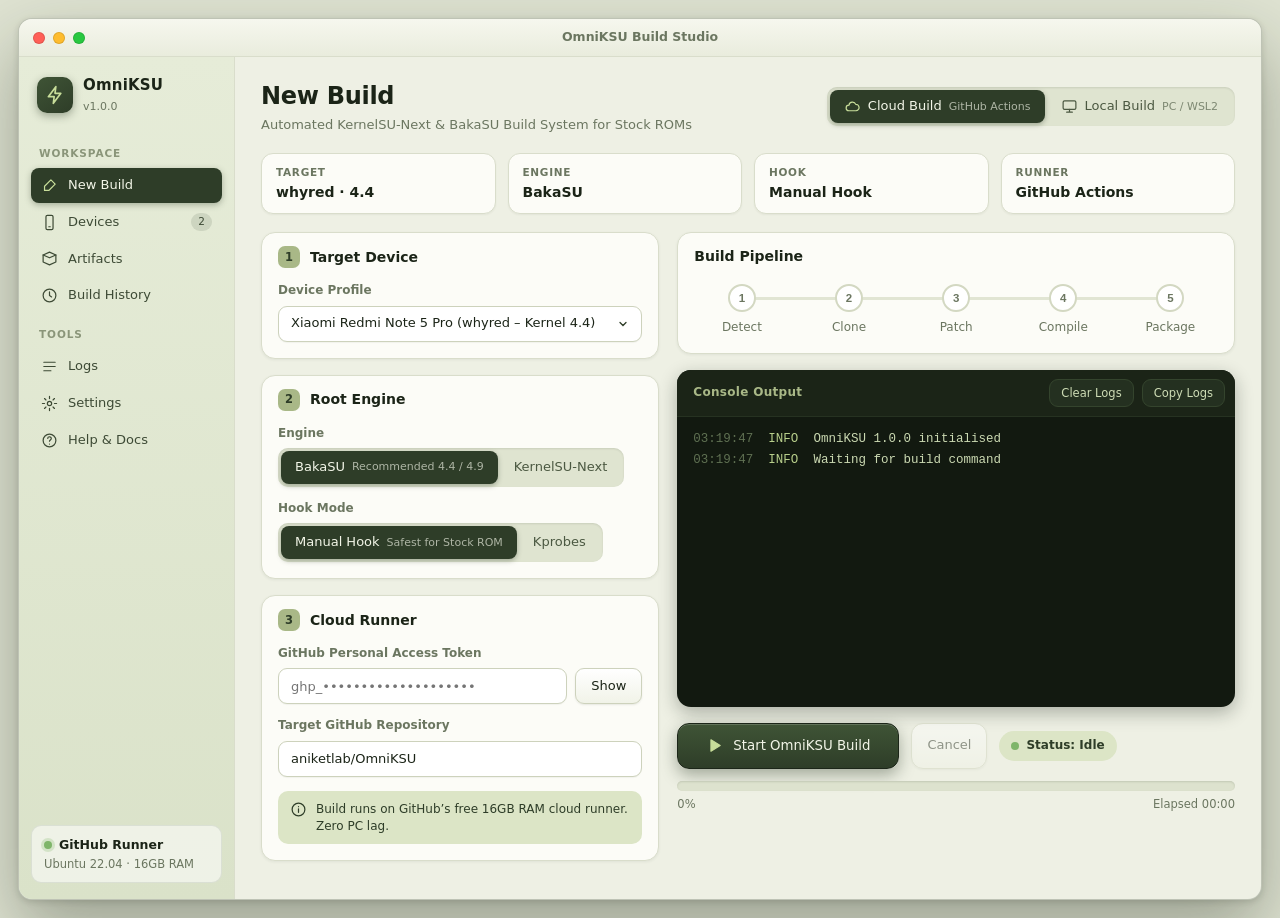
<file: Theme/OmniKSU – Design 3 (Olive macOS).html>
<!DOCTYPE html>
<html lang="en">
<head>
<meta charset="utf-8">
<meta name="viewport" content="width=device-width, initial-scale=1, viewport-fit=cover">
<title>OmniKSU – Build Studio</title>
<style>
:root{--page:#dfe3d2;--bg:#EEF0E4;--card:#FCFCF7;--side:#E2E8D3;--sage:#A9B887;--sage-l:#DCE5C6;--lime:#C8DE9A;--olive:#2E3D28;--olive2:#3F5436;--tx:#1b2417;--mute:#6b7660;--bd:#D9DDCB;--field:#FFFFFF;--con:#121910;--ok:#3f8a3a;--err:#b3412f;--warn:#a7790f;
box-sizing:border-box;padding-top:env(safe-area-inset-top,0px);padding-bottom:env(safe-area-inset-bottom,0px)}
@media (prefers-color-scheme:dark){:root:not([data-theme="light"]){--page:#0f130c}}
:root[data-theme="dark"]{--page:#0f130c}
html{scroll-padding-top:env(safe-area-inset-top,0px)}
*{box-sizing:border-box}
body{margin:0;background:var(--page);font:13px/1.45 -apple-system,"SF Pro Text","Segoe UI Variable","Segoe UI",Inter,system-ui,sans-serif;color:var(--tx);padding:18px}
svg{width:17px;height:17px;stroke:currentColor;fill:none;stroke-width:1.7;stroke-linecap:round;stroke-linejoin:round;flex:none}
.win{max-width:1280px;margin:0 auto;background:var(--bg);border:1px solid rgba(46,61,40,.25);border-radius:14px;overflow:hidden;box-shadow:0 30px 70px rgba(25,35,20,.35),0 2px 6px rgba(25,35,20,.15)}
.tb{height:38px;display:flex;align-items:center;padding:0 14px;background:linear-gradient(#F6F7EE,#E9ECDD);border-bottom:1px solid var(--bd);position:relative}
.dots{display:flex;gap:8px}.dots i{width:12px;height:12px;border-radius:50%;box-shadow:inset 0 0 0 1px rgba(0,0,0,.12)}
.tb b{position:absolute;left:0;right:0;text-align:center;font-size:12.5px;font-weight:600;color:var(--mute);pointer-events:none}
.body{display:flex;min-height:690px}
.side{width:216px;background:linear-gradient(180deg,#E6ECD8,#DAE2C9);border-right:1px solid var(--bd);padding:16px 12px;display:flex;flex-direction:column;gap:2px}
.brand{display:flex;gap:10px;align-items:center;padding:2px 6px 16px}
.mark{width:36px;height:36px;border-radius:10px;background:linear-gradient(145deg,var(--olive2),var(--olive));color:var(--lime);display:grid;place-items:center;box-shadow:0 3px 8px rgba(46,61,40,.4)}.mark svg{width:20px;height:20px;stroke-width:2}
.brand b{display:block;font-size:15px;letter-spacing:.2px}.brand span{font-size:11px;color:var(--mute)}
.sl{font-size:10.5px;font-weight:700;letter-spacing:.9px;color:#8a9579;padding:12px 8px 5px}
.nav{display:flex;align-items:center;gap:10px;padding:8px 10px;border-radius:8px;color:#3d4a35;cursor:default;font-weight:500}
.nav:hover{background:rgba(46,61,40,.07)}.nav.on{background:var(--olive);color:#F3F6E8;box-shadow:0 2px 6px rgba(46,61,40,.35)}.nav.on svg{stroke:var(--lime)}
.nav em{margin-left:auto;font-style:normal;font-size:10.5px;background:rgba(46,61,40,.12);padding:1px 7px;border-radius:9px}
.sp{flex:1}
.stat{background:rgba(255,255,255,.55);border:1px solid rgba(46,61,40,.1);border-radius:10px;padding:10px 12px;font-size:11.5px;color:var(--mute)}.stat b{display:flex;gap:7px;align-items:center;color:var(--tx);font-size:12.5px;margin-bottom:2px}
.dot{width:8px;height:8px;border-radius:50%;background:#7fb56a;box-shadow:0 0 0 3px rgba(127,181,106,.25)}
.main{flex:1;min-width:0;padding:22px 26px}
header{display:flex;flex-wrap:wrap;gap:12px;justify-content:space-between;align-items:center;margin-bottom:18px}
h1{margin:0;font-size:24px;font-weight:700;letter-spacing:-.3px}.sub{color:var(--mute);margin-top:2px}
.seg{display:inline-flex;background:#DFE4D0;border-radius:10px;padding:3px;gap:2px;box-shadow:inset 0 1px 2px rgba(46,61,40,.12)}
.seg button{border:0;background:transparent;font:inherit;font-weight:500;color:#4b5841;padding:7px 14px;border-radius:8px;cursor:pointer;display:flex;gap:7px;align-items:center;transition:.15s}
.seg button.on{background:var(--olive);color:#F3F6E8;box-shadow:0 2px 5px rgba(46,61,40,.35)}.seg button.on svg{stroke:var(--lime)}
.seg small{opacity:.65;font-size:11px}
.kv{display:grid;grid-template-columns:repeat(4,1fr);gap:12px;margin-bottom:18px}
@media(max-width:620px){.kv{grid-template-columns:repeat(2,1fr)}}
.kv div{background:var(--card);border:1px solid var(--bd);border-radius:12px;padding:11px 14px;box-shadow:0 1px 2px rgba(46,61,40,.06)}
.kv span{display:block;font-size:10.5px;font-weight:600;letter-spacing:.7px;text-transform:uppercase;color:var(--mute)}.kv b{display:block;font-size:14px;margin-top:2px;white-space:nowrap;overflow:hidden;text-overflow:ellipsis}
.grid{display:grid;grid-template-columns:minmax(0,5fr) minmax(0,7fr);gap:18px}
@media(max-width:940px){.grid{grid-template-columns:1fr}.side{width:64px;padding:14px 8px}.side .nav span,.side .nav em,.side .sl,.side .brand div,.side .stat{display:none}.nav{justify-content:center}}
@media(max-width:640px){.side{display:none}}
.pn{background:var(--card);border:1px solid var(--bd);border-radius:14px;margin-bottom:16px;box-shadow:0 1px 3px rgba(46,61,40,.07)}
.ph{display:flex;align-items:center;gap:10px;padding:13px 16px 0;font-size:14px;font-weight:700}
.ph i{font-style:normal;width:22px;height:22px;border-radius:7px;background:var(--sage);color:var(--olive);display:grid;place-items:center;font-size:11.5px;font-weight:800}
.pb{padding:12px 16px 16px}
label{display:block;font-size:12px;font-weight:600;color:var(--mute);margin:13px 0 6px}.pb>label:first-child{margin-top:2px}
input[type=text],input[type=password],select{width:100%;height:36px;background:var(--field);border:1px solid #CDD2BC;border-radius:9px;padding:0 12px;font:inherit;color:var(--tx);outline:0;box-shadow:0 1px 1px rgba(46,61,40,.05)}
select{appearance:none;background-image:url("data:image/svg+xml,%3Csvg xmlns='http://www.w3.org/2000/svg' width='12' height='12' viewBox='0 0 24 24' fill='none' stroke='%232E3D28' stroke-width='2.6' stroke-linecap='round'%3E%3Cpath d='m6 9 6 6 6-6'/%3E%3C/svg%3E");background-repeat:no-repeat;background-position:right 12px center}
input:focus,select:focus{border-color:var(--olive);box-shadow:0 0 0 3px rgba(169,184,135,.55)}
.cust{max-height:0;overflow:hidden;opacity:0;transition:.3s}.cust.show{max-height:250px;opacity:1}
.row{display:flex;gap:8px}
.btn{height:36px;padding:0 15px;background:linear-gradient(#fff,#F1F3E8);border:1px solid #CDD2BC;border-radius:9px;font:inherit;font-weight:500;color:var(--tx);cursor:pointer;white-space:nowrap;display:inline-flex;align-items:center;gap:6px;box-shadow:0 1px 2px rgba(46,61,40,.1)}
.btn:hover{background:#fff;border-color:var(--sage)}.btn:active{transform:translateY(1px)}
.note{display:flex;gap:9px;margin-top:14px;padding:10px 12px;background:var(--sage-l);border-radius:10px;font-size:12px;color:var(--olive);line-height:1.4}
.pill{display:inline-flex;align-items:center;gap:8px;background:var(--sage-l);color:var(--olive);padding:6px 13px;border-radius:20px;font-size:12px;font-weight:600}
input[type=range]{width:100%;accent-color:var(--olive)}
.rng{display:flex;justify-content:space-between;font-size:11.5px;color:var(--mute)}.rng b{color:var(--olive)}
.hide{display:none}
.pipe{display:flex;padding:18px 10px 16px;overflow:auto}
.stg{flex:1;min-width:84px;text-align:center;position:relative;font-size:12px;color:var(--mute);font-weight:500}
.stg::before{content:"";position:absolute;top:13px;left:-50%;width:100%;height:3px;border-radius:2px;background:#E1E5D3}.stg:first-child::before{display:none}
.stg.done::before,.stg.act::before{background:var(--olive)}
.stg u{position:relative;z-index:1;display:grid;place-items:center;width:28px;height:28px;margin:0 auto 7px;border-radius:50%;background:var(--field);border:2px solid #D3D8C2;font:700 11.5px sans-serif;text-decoration:none}
.stg.done u{background:var(--olive);border-color:var(--olive);color:var(--lime)}
.stg.act u{border-color:var(--olive);color:var(--olive);box-shadow:0 0 0 4px rgba(169,184,135,.6)}.stg.act,.stg.done{color:var(--tx);font-weight:600}
.cons{background:var(--con);border-radius:14px;margin-bottom:16px;overflow:hidden;box-shadow:0 6px 18px rgba(18,25,16,.3)}
.ch{display:flex;justify-content:space-between;align-items:center;padding:9px 10px 9px 16px;background:#1b2417;color:#A9B887;font-size:12px;font-weight:600;letter-spacing:.3px;border-bottom:1px solid #263221}
.ch .btn{height:28px;font-size:11.5px;padding:0 11px;background:#243020;color:#cddbb4;border-color:#34442d;box-shadow:none}.ch .btn:hover{background:#2f4029}
#log{height:290px;overflow:auto;padding:12px 16px;font:12.5px/1.7 "SF Mono","Cascadia Mono",Menlo,Consolas,monospace;color:#cbd9b2;white-space:pre-wrap;word-break:break-word}
.ts{color:#5f7052}.t-INFO{color:#B9D08C}.t-PATCH{color:#e0cf8c}.t-BUILD{color:#8fc3d1}.t-PACK{color:#d3afd0}.t-OK{color:#8fe08a}.t-ERR{color:#f09a89}
.act{display:flex;flex-wrap:wrap;gap:12px;align-items:center}
.go{height:46px;padding:0 28px;border:1px solid #1c2619;border-radius:12px;background:linear-gradient(#3f5436,#2E3D28);color:#F3F6E8;font:600 14.5px inherit;font-family:inherit;cursor:pointer;display:inline-flex;align-items:center;gap:10px;box-shadow:0 6px 16px rgba(46,61,40,.4),inset 0 1px 0 rgba(255,255,255,.18)}
.go:hover{background:linear-gradient(#486140,#33442c)}.go:active{transform:translateY(1px)}.go:disabled{opacity:.5;cursor:not-allowed}.go svg{stroke:var(--lime);fill:var(--lime)}
.stop{height:46px;border-radius:12px}.stop:disabled{opacity:.45;cursor:not-allowed}
.chip{height:30px;display:inline-flex;align-items:center;gap:7px;padding:0 12px;border-radius:16px;background:var(--sage-l);color:var(--olive);font-size:12px;font-weight:600}
.chip i{width:8px;height:8px;border-radius:50%;background:#7fb56a}.chip.run i{background:#e0a52a}.chip.err{background:#f1d6cf;color:var(--err)}.chip.err i{background:var(--err)}
.bw{flex:1;min-width:220px}.bar{height:10px;background:#DDE2CE;border-radius:6px;overflow:hidden;box-shadow:inset 0 1px 2px rgba(46,61,40,.15)}.bar div{height:100%;width:0;border-radius:6px;background:linear-gradient(90deg,var(--sage),var(--olive2));transition:width .6s ease}
.bm{display:flex;justify-content:space-between;font-size:11.5px;color:var(--mute);margin-top:5px}
</style>
</head>
<body>
<div class="win">
 <div class="tb"><div class="dots"><i style="background:#FF5F57"></i><i style="background:#FEBC2E"></i><i style="background:#28C840"></i></div><b>OmniKSU Build Studio</b></div>
 <div class="body">
  <aside class="side">
   <div class="brand"><div class="mark"><svg viewBox="0 0 24 24"><path d="M13 2L4 14h7l-1 8 9-12h-7z"/></svg></div><div><b>OmniKSU</b><span>v1.0.0</span></div></div>
   <div class="sl">WORKSPACE</div>
   <div class="nav on"><svg viewBox="0 0 24 24"><path d="M14 4l6 6-9 9H5v-6z"/></svg><span>New Build</span></div>
   <div class="nav"><svg viewBox="0 0 24 24"><rect x="7" y="2" width="10" height="20" rx="2"/><path d="M11 18h2"/></svg><span>Devices</span><em>2</em></div>
   <div class="nav"><svg viewBox="0 0 24 24"><path d="M3 7l9-4 9 4-9 4z"/><path d="M3 7v10l9 4 9-4V7"/></svg><span>Artifacts</span></div>
   <div class="nav"><svg viewBox="0 0 24 24"><circle cx="12" cy="12" r="9"/><path d="M12 7v5l3 2"/></svg><span>Build History</span></div>
   <div class="sl">TOOLS</div>
   <div class="nav"><svg viewBox="0 0 24 24"><path d="M4 6h16M4 12h16M4 18h10"/></svg><span>Logs</span></div>
   <div class="nav"><svg viewBox="0 0 24 24"><circle cx="12" cy="12" r="3"/><path d="M12 2v3M12 19v3M2 12h3M19 12h3M5 5l2 2M17 17l2 2M19 5l-2 2M7 17l-2 2"/></svg><span>Settings</span></div>
   <div class="nav"><svg viewBox="0 0 24 24"><circle cx="12" cy="12" r="9"/><path d="M9.5 9a2.5 2.5 0 015 .5c0 1.5-2.5 2-2.5 3.5M12 17h.01"/></svg><span>Help &amp; Docs</span></div>
   <div class="sp"></div>
   <div class="stat"><b><span class="dot"></span><span id="sn">GitHub Runner</span></b><span id="sd">Ubuntu 22.04 · 16GB RAM</span></div>
  </aside>
  <main class="main">
   <header>
    <div><h1>New Build</h1><div class="sub">Automated KernelSU-Next &amp; BakaSU Build System for Stock ROMs</div></div>
    <div class="seg" id="mode">
     <button class="on" data-m="cloud"><svg viewBox="0 0 24 24"><path d="M7 18a4 4 0 010-8 5 5 0 019.6-1A4 4 0 0117 18z"/></svg>Cloud Build <small>GitHub Actions</small></button>
     <button data-m="local"><svg viewBox="0 0 24 24"><rect x="3" y="4" width="18" height="12" rx="2"/><path d="M8 20h8M12 16v4"/></svg>Local Build <small>PC / WSL2</small></button>
    </div>
   </header>
   <div class="kv"><div><span>Target</span><b id="k1">whyred · 4.4</b></div><div><span>Engine</span><b id="k2">BakaSU</b></div><div><span>Hook</span><b id="k3">Manual Hook</b></div><div><span>Runner</span><b id="k4">GitHub Actions</b></div></div>
   <div class="grid">
    <div>
     <section class="pn"><div class="ph"><i>1</i>Target Device</div><div class="pb">
      <label>Device Profile</label>
      <select id="dev"><option value="whyred">Xiaomi Redmi Note 5 Pro (whyred – Kernel 4.4)</option><option value="enchilada">OnePlus 6 (enchilada – Kernel 4.9)</option><option value="custom">Custom Device / Custom Kernel</option></select>
      <div class="cust" id="cust">
       <label>Kernel Git Repo URL</label><input type="text" placeholder="https://github.com/user/kernel_repo">
       <label>Branch Name</label><input type="text" placeholder="main">
       <label>Defconfig Name</label><input type="text" placeholder="device_defconfig">
      </div></div></section>
     <section class="pn"><div class="ph"><i>2</i>Root Engine</div><div class="pb">
      <label>Engine</label><div class="seg" id="eng"><button class="on">BakaSU <small>Recommended 4.4 / 4.9</small></button><button>KernelSU-Next</button></div>
      <label>Hook Mode</label><div class="seg" id="hook"><button class="on">Manual Hook <small>Safest for Stock ROM</small></button><button>Kprobes</button></div>
     </div></section>
     <section class="pn" id="cloud"><div class="ph"><i>3</i>Cloud Runner</div><div class="pb">
      <label>GitHub Personal Access Token</label>
      <div class="row"><input type="password" id="tok" placeholder="ghp_••••••••••••••••••••"><button class="btn" id="eye">Show</button></div>
      <label>Target GitHub Repository</label><input type="text" value="aniketlab/OmniKSU">
      <div class="note"><svg viewBox="0 0 24 24"><circle cx="12" cy="12" r="9"/><path d="M12 11v5M12 8h.01"/></svg>Build runs on GitHub’s free 16GB RAM cloud runner. Zero PC lag.</div>
     </div></section>
     <section class="pn hide" id="local"><div class="ph"><i>3</i>Local Environment</div><div class="pb">
      <span class="pill"><span class="dot"></span>WSL2 Detected: Ubuntu</span>
      <label>CPU Threads</label><input type="range" id="thr" min="4" max="16" value="16">
      <div class="rng"><span>4</span><b id="thv">16 threads (all cores)</b><span>16</span></div>
      <label>Output Directory</label>
      <div class="row"><input type="text" id="out" value="C:\OmniKSU\output"><button class="btn" id="brw">Browse…</button></div>
     </div></section>
    </div>
    <div>
     <section class="pn"><div class="ph">Build Pipeline</div>
      <div class="pipe" id="pipe"><div class="stg"><u>1</u>Detect</div><div class="stg"><u>2</u>Clone</div><div class="stg"><u>3</u>Patch</div><div class="stg"><u>4</u>Compile</div><div class="stg"><u>5</u>Package</div></div></section>
     <section class="cons"><div class="ch"><span>Console Output</span><span class="row"><button class="btn" id="clr">Clear Logs</button><button class="btn" id="cpy">Copy Logs</button></span></div><div id="log"></div></section>
     <div class="act">
      <button class="go" id="go"><svg viewBox="0 0 24 24"><path d="M7 4l13 8-13 8z"/></svg>Start OmniKSU Build</button>
      <button class="btn stop" id="stop" disabled>Cancel</button>
      <span class="chip" id="st"><i></i>Status: Idle</span>
      <div class="bw"><div class="bar"><div id="pb"></div></div><div class="bm"><span id="pc">0%</span><span id="el">Elapsed 00:00</span></div></div>
     </div>
    </div>
   </div>
  </main>
 </div>
</div>
<script>
const $=s=>document.querySelector(s),$$=s=>[...document.querySelectorAll(s)];
const logEl=$('#log');let timer=null,clock=null,plain=[],t0=0;
function log(tag,msg){const t=new Date().toLocaleTimeString('en-GB');plain.push(`[${t}] [${tag}] ${msg}`);
 const d=document.createElement('div');d.innerHTML=`<span class="ts">${t}</span>  <span class="t-${tag}">${tag.padEnd(5)}</span> ${msg}`;logEl.appendChild(d);logEl.scrollTop=logEl.scrollHeight}
function seg(id,cb){$$('#'+id+' button').forEach(b=>b.onclick=()=>{$$('#'+id+' button').forEach(x=>x.classList.remove('on'));b.classList.add('on');cb&&cb(b)})}
const first=id=>$('#'+id+' .on').childNodes[0].textContent.trim();
function sync(){const v=$('#dev').value;$('#k1').textContent=v==='custom'?'Custom kernel':v+' · '+(v==='enchilada'?'4.9':'4.4');$('#k2').textContent=first('eng');$('#k3').textContent=first('hook');
 const c=$('#mode .on').dataset.m==='cloud';$('#k4').textContent=c?'GitHub Actions':'Local · WSL2';$('#sn').textContent=c?'GitHub Runner':'WSL2 Ubuntu';$('#sd').textContent=c?'Ubuntu 22.04 · 16GB RAM':'Local PC · '+$('#thr').value+' threads'}
function on_mode_change(b){const c=b.dataset.m==='cloud';$('#cloud').classList.toggle('hide',!c);$('#local').classList.toggle('hide',c);sync();log('INFO','Build mode: '+(c?'Cloud (GitHub Actions)':'Local (WSL2)'))}
function on_device_select(){$('#cust').classList.toggle('show',$('#dev').value==='custom');sync();log('INFO','Device profile: '+$('#dev').selectedOptions[0].text)}
seg('mode',on_mode_change);seg('eng',sync);seg('hook',sync);$('#dev').onchange=on_device_select;
$$('.nav').forEach(n=>n.onclick=()=>{$$('.nav').forEach(x=>x.classList.remove('on'));n.classList.add('on')});
$('#eye').onclick=()=>{const t=$('#tok'),s=t.type==='password';t.type=s?'text':'password';$('#eye').textContent=s?'Hide':'Show'};
$('#thr').oninput=e=>{const v=e.target.value;$('#thv').textContent=v+' threads'+(v==16?' (all cores)':'');sync()};
$('#brw').onclick=()=>{$('#out').value='D:\\Builds\\OmniKSU';log('INFO','Output directory updated')};
$('#clr').onclick=()=>{logEl.innerHTML='';plain=[]};
$('#cpy').onclick=async()=>{try{await navigator.clipboard.writeText(plain.join('\n'));$('#cpy').textContent='Copied'}catch(e){$('#cpy').textContent='Copy failed'}setTimeout(()=>$('#cpy').textContent='Copy Logs',1400)};
function setSt(t,c){const s=$('#st');s.innerHTML='<i></i>Status: '+t;s.className='chip '+c}
function prog(p){$('#pb').style.width=p+'%';$('#pc').textContent=p+'%'}
function pipe(a,done){$$('#pipe .stg').forEach((s,i)=>{s.className='stg'+(done||i<a?' done':i===a?' act':'')});$$('#pipe .stg u').forEach((u,i)=>{u.textContent=(done||i<a)?'✓':i+1})}
function fmt(){const s=Math.floor((Date.now()-t0)/1000);return String(Math.floor(s/60)).padStart(2,'0')+':'+String(s%60).padStart(2,'0')}
function on_build_start(){
 const dev=$('#dev').value,k=dev==='enchilada'?'4.9':'4.4',eng=first('eng'),hook=first('hook'),name=dev==='custom'?'custom':dev;
 const S=[[0,'INFO',`Detecting device: ${name} (Kernel ${k})`],[1,'INFO','Cloning kernel source (depth=1)'],[1,'INFO','Toolchain ready: clang 17 / aarch64-gcc'],[2,'PATCH',`Integrating ${eng} into kernel tree`],[2,'PATCH',`Applying ${hook}: fs/exec.c, fs/open.c, fs/stat.c`],[2,'PATCH','CONFIG_KSU=y set in defconfig'],[3,'BUILD',`make -j${$('#thr').value} ${name}_defconfig`],[3,'BUILD','CC arch/arm64/kernel/'],[3,'BUILD','CC drivers/'],[3,'BUILD','LD vmlinux → Image.gz-dtb'],[4,'PACK','Packaging with AnyKernel3'],[4,'OK',`OmniKSU-${name}-${eng}.zip created`]];
 let i=0;t0=Date.now();$('#go').disabled=true;$('#stop').disabled=false;setSt('Building…','run');prog(0);log('INFO','Build started');pipe(0);
 clock=setInterval(()=>$('#el').textContent='Elapsed '+fmt(),1000);
 timer=setInterval(()=>{const s=S[i++];log(s[1],s[2]);pipe(s[0]);prog(Math.round(i/S.length*100));
  if(i>=S.length){clearInterval(timer);clearInterval(clock);pipe(0,true);setSt('Success','');$('#go').disabled=false;$('#stop').disabled=true}},750)}
function on_build_stop(){clearInterval(timer);clearInterval(clock);log('ERR','Build cancelled by user');setSt('Cancelled','err');$('#go').disabled=false;$('#stop').disabled=true}
$('#go').onclick=on_build_start;$('#stop').onclick=on_build_stop;
log('INFO','OmniKSU 1.0.0 initialised');log('INFO','Waiting for build command');
</script>
</body>
</html>
</file>
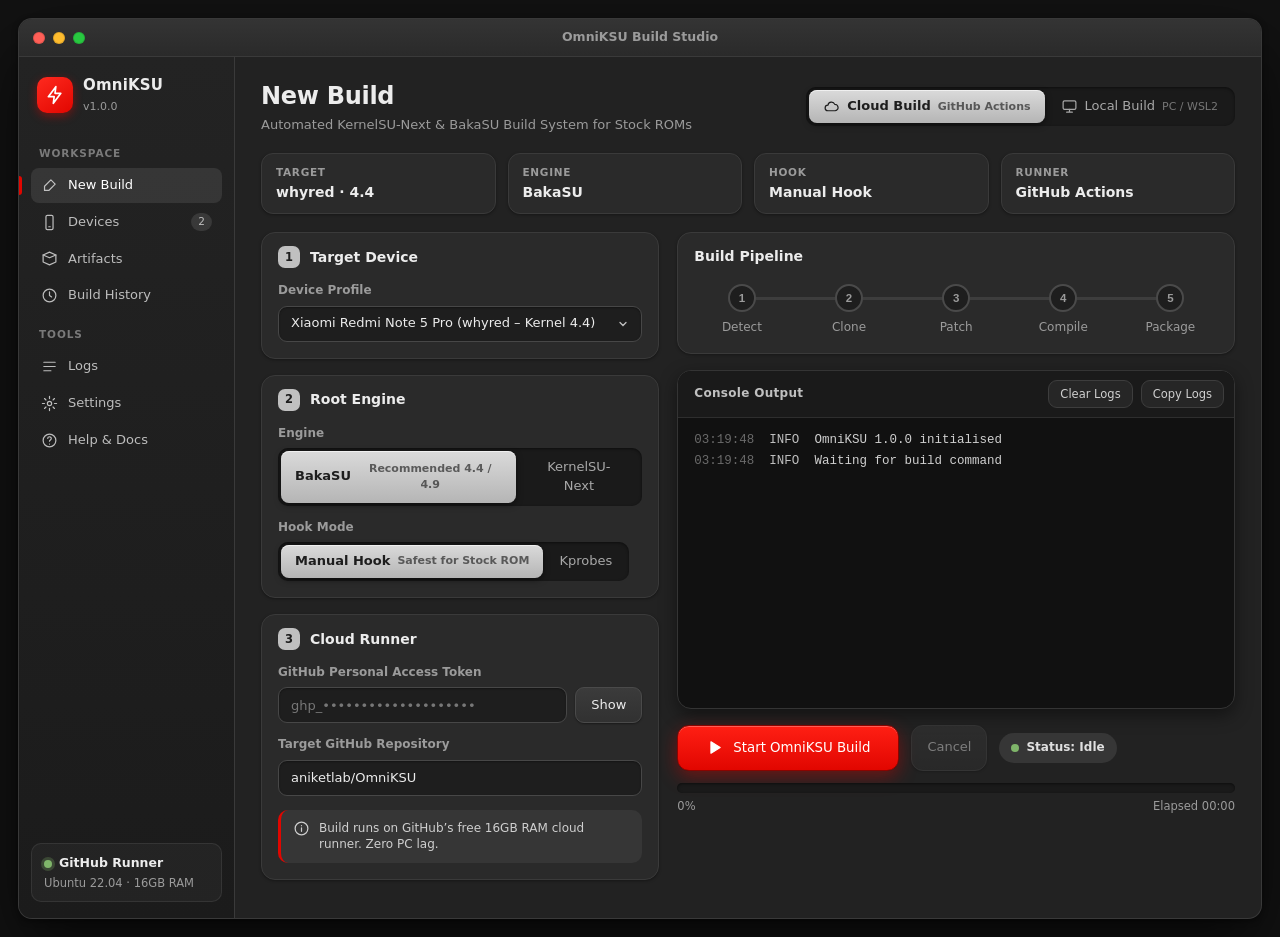
<file: Theme/OmniKSU – Design 4 (Charcoal + Red).html>
<!DOCTYPE html>
<html lang="en">
<head>
<meta charset="utf-8">
<meta name="viewport" content="width=device-width, initial-scale=1, viewport-fit=cover">
<title>OmniKSU – Build Studio</title>
<style>
:root{--page:#121212;--bg:#222222;--card:#2A2A2A;--side:#1c1c1c;--sage:#C0C0C0;--sage-l:#363636;--lime:#FFFFFF;--olive:#E10600;--olive2:#FF2A1F;--tx:#ECECEC;--mute:#9b9b9b;--bd:#3a3a3a;--field:#1e1e1e;--con:#111111;--ok:#4caf50;--err:#ff5a4d;--warn:#e0a52a;--red:#E10600;--sil:#C0C0C0;
box-sizing:border-box;padding-top:env(safe-area-inset-top,0px);padding-bottom:env(safe-area-inset-bottom,0px)}
@media (prefers-color-scheme:dark){:root:not([data-theme="light"]){--page:#0b0b0b}}
:root[data-theme="dark"]{--page:#0b0b0b}
html{scroll-padding-top:env(safe-area-inset-top,0px)}
*{box-sizing:border-box}
body{margin:0;background:var(--page);font:13px/1.45 -apple-system,"SF Pro Text","Segoe UI Variable","Segoe UI",Inter,system-ui,sans-serif;color:var(--tx);padding:18px}
svg{width:17px;height:17px;stroke:currentColor;fill:none;stroke-width:1.7;stroke-linecap:round;stroke-linejoin:round;flex:none}
.win{max-width:1280px;margin:0 auto;background:var(--bg);border:1px solid rgba(255,255,255,.1);border-radius:14px;overflow:hidden;box-shadow:0 30px 70px rgba(0,0,0,.6),0 2px 6px rgba(0,0,0,.4)}
.tb{height:38px;display:flex;align-items:center;padding:0 14px;background:linear-gradient(#343434,#2a2a2a);border-bottom:1px solid var(--bd);position:relative}
.dots{display:flex;gap:8px}.dots i{width:12px;height:12px;border-radius:50%;box-shadow:inset 0 0 0 1px rgba(0,0,0,.12)}
.tb b{position:absolute;left:0;right:0;text-align:center;font-size:12.5px;font-weight:600;color:var(--mute);pointer-events:none}
.body{display:flex;min-height:690px}
.side{width:216px;background:linear-gradient(180deg,#232323,#1b1b1b);border-right:1px solid var(--bd);padding:16px 12px;display:flex;flex-direction:column;gap:2px}
.brand{display:flex;gap:10px;align-items:center;padding:2px 6px 16px}
.mark{width:36px;height:36px;border-radius:10px;background:linear-gradient(145deg,var(--olive2),var(--olive));color:var(--lime);display:grid;place-items:center;box-shadow:0 3px 10px rgba(225,6,0,.45)}.mark svg{width:20px;height:20px;stroke-width:2}
.brand b{display:block;font-size:15px;letter-spacing:.2px}.brand span{font-size:11px;color:var(--mute)}
.sl{font-size:10.5px;font-weight:700;letter-spacing:.9px;color:#7a7a7a;padding:12px 8px 5px}
.nav{display:flex;align-items:center;gap:10px;padding:8px 10px;border-radius:8px;color:#bdbdbd;position:relative;cursor:default;font-weight:500}
.nav:hover{background:rgba(255,255,255,.06)}.nav.on{background:rgba(255,255,255,.09);color:#fff}.nav.on::before{content:"";position:absolute;left:-12px;top:8px;bottom:8px;width:3px;border-radius:0 3px 3px 0;background:var(--red)}.nav.on svg{stroke:var(--sil)}
.nav em{margin-left:auto;font-style:normal;font-size:10.5px;background:rgba(255,255,255,.1);padding:1px 7px;border-radius:9px}
.sp{flex:1}
.stat{background:rgba(255,255,255,.04);border:1px solid rgba(255,255,255,.08);border-radius:10px;padding:10px 12px;font-size:11.5px;color:var(--mute)}.stat b{display:flex;gap:7px;align-items:center;color:var(--tx);font-size:12.5px;margin-bottom:2px}
.dot{width:8px;height:8px;border-radius:50%;background:#7fb56a;box-shadow:0 0 0 3px rgba(127,181,106,.25)}
.main{flex:1;min-width:0;padding:22px 26px}
header{display:flex;flex-wrap:wrap;gap:12px;justify-content:space-between;align-items:center;margin-bottom:18px}
h1{margin:0;font-size:24px;font-weight:700;letter-spacing:-.3px}.sub{color:var(--mute);margin-top:2px}
.seg{display:inline-flex;background:#1a1a1a;border-radius:10px;padding:3px;gap:2px;box-shadow:inset 0 1px 3px rgba(0,0,0,.5)}
.seg button{border:0;background:transparent;font:inherit;font-weight:500;color:#a8a8a8;padding:7px 14px;border-radius:8px;cursor:pointer;display:flex;gap:7px;align-items:center;transition:.15s}
.seg button.on{background:linear-gradient(#DADADA,#B5B5B5);color:#1d1d1d;font-weight:600;box-shadow:0 2px 6px rgba(0,0,0,.5),inset 0 1px 0 rgba(255,255,255,.6)}.seg button.on svg{stroke:#1d1d1d}
.seg small{opacity:.65;font-size:11px}
.kv{display:grid;grid-template-columns:repeat(4,1fr);gap:12px;margin-bottom:18px}
@media(max-width:620px){.kv{grid-template-columns:repeat(2,1fr)}}
.kv div{background:var(--card);border:1px solid var(--bd);border-radius:12px;padding:11px 14px;box-shadow:0 1px 3px rgba(0,0,0,.35)}
.kv span{display:block;font-size:10.5px;font-weight:600;letter-spacing:.7px;text-transform:uppercase;color:var(--mute)}.kv b{display:block;font-size:14px;margin-top:2px;white-space:nowrap;overflow:hidden;text-overflow:ellipsis}
.grid{display:grid;grid-template-columns:minmax(0,5fr) minmax(0,7fr);gap:18px}
@media(max-width:940px){.grid{grid-template-columns:1fr}.side{width:64px;padding:14px 8px}.side .nav span,.side .nav em,.side .sl,.side .brand div,.side .stat{display:none}.nav{justify-content:center}}
@media(max-width:640px){.side{display:none}}
.pn{background:var(--card);border:1px solid var(--bd);border-radius:14px;margin-bottom:16px;box-shadow:0 1px 3px rgba(0,0,0,.35)}
.ph{display:flex;align-items:center;gap:10px;padding:13px 16px 0;font-size:14px;font-weight:700}
.ph i{font-style:normal;width:22px;height:22px;border-radius:7px;background:var(--sil);color:#1d1d1d;display:grid;place-items:center;font-size:11.5px;font-weight:800}
.pb{padding:12px 16px 16px}
label{display:block;font-size:12px;font-weight:600;color:var(--mute);margin:13px 0 6px}.pb>label:first-child{margin-top:2px}
input[type=text],input[type=password],select{width:100%;height:36px;background:var(--field);border:1px solid #474747;border-radius:9px;padding:0 12px;font:inherit;color:var(--tx);outline:0;box-shadow:inset 0 1px 2px rgba(0,0,0,.35)}
select{appearance:none;background-image:url("data:image/svg+xml,%3Csvg xmlns='http://www.w3.org/2000/svg' width='12' height='12' viewBox='0 0 24 24' fill='none' stroke='%23C0C0C0' stroke-width='2.6' stroke-linecap='round'%3E%3Cpath d='m6 9 6 6 6-6'/%3E%3C/svg%3E");background-repeat:no-repeat;background-position:right 12px center}
input:focus,select:focus{border-color:var(--sil);box-shadow:0 0 0 3px rgba(192,192,192,.22)}
.cust{max-height:0;overflow:hidden;opacity:0;transition:.3s}.cust.show{max-height:250px;opacity:1}
.row{display:flex;gap:8px}
.btn{height:36px;padding:0 15px;background:linear-gradient(#3b3b3b,#313131);border:1px solid #4a4a4a;border-radius:9px;font:inherit;font-weight:500;color:var(--tx);cursor:pointer;white-space:nowrap;display:inline-flex;align-items:center;gap:6px;box-shadow:0 1px 2px rgba(0,0,0,.4)}
.btn:hover{background:#444;border-color:var(--sil)}.btn:active{transform:translateY(1px)}
.note{display:flex;gap:9px;margin-top:14px;padding:10px 12px;background:var(--sage-l);border-radius:10px;font-size:12px;color:#cfcfcf;line-height:1.4;border-left:3px solid var(--red)}
.pill{display:inline-flex;align-items:center;gap:8px;background:var(--sage-l);color:#e0e0e0;padding:6px 13px;border-radius:20px;font-size:12px;font-weight:600}
input[type=range]{width:100%;accent-color:var(--olive)}
.rng{display:flex;justify-content:space-between;font-size:11.5px;color:var(--mute)}.rng b{color:var(--sil)}
.hide{display:none}
.pipe{display:flex;padding:18px 10px 16px;overflow:auto}
.stg{flex:1;min-width:84px;text-align:center;position:relative;font-size:12px;color:var(--mute);font-weight:500}
.stg::before{content:"";position:absolute;top:13px;left:-50%;width:100%;height:3px;border-radius:2px;background:#3d3d3d}.stg:first-child::before{display:none}
.stg.done::before{background:var(--sil)}.stg.act::before{background:var(--red)}
.stg u{position:relative;z-index:1;display:grid;place-items:center;width:28px;height:28px;margin:0 auto 7px;border-radius:50%;background:var(--field);border:2px solid #4a4a4a;font:700 11.5px sans-serif;text-decoration:none}
.stg.done u{background:var(--sil);border-color:var(--sil);color:#1d1d1d}
.stg.act u{border-color:var(--red);color:#fff;background:var(--red);box-shadow:0 0 0 4px rgba(225,6,0,.28)}.stg.act,.stg.done{color:var(--tx);font-weight:600}
.cons{background:var(--con);border-radius:14px;margin-bottom:16px;overflow:hidden;border:1px solid #343434;box-shadow:0 6px 18px rgba(0,0,0,.45)}
.ch{display:flex;justify-content:space-between;align-items:center;padding:9px 10px 9px 16px;background:#1a1a1a;color:#C0C0C0;font-size:12px;font-weight:600;letter-spacing:.3px;border-bottom:1px solid #2e2e2e}
.ch .btn{height:28px;font-size:11.5px;padding:0 11px;background:#262626;color:#cfcfcf;border-color:#3d3d3d;box-shadow:none}.ch .btn:hover{background:#333}
#log{height:290px;overflow:auto;padding:12px 16px;font:12.5px/1.7 "SF Mono","Cascadia Mono",Menlo,Consolas,monospace;color:#d0d0d0;white-space:pre-wrap;word-break:break-word}
.ts{color:#6a6a6a}.t-INFO{color:#C0C0C0}.t-PATCH{color:#e0cf8c}.t-BUILD{color:#8fc3d1}.t-PACK{color:#d3afd0}.t-OK{color:#8fe08a}.t-ERR{color:#ff6b5f}
.act{display:flex;flex-wrap:wrap;gap:12px;align-items:center}
.go{height:46px;padding:0 28px;border:1px solid #8a0400;border-radius:12px;background:linear-gradient(#FF1F14,#E10600);color:#fff;font:600 14.5px inherit;font-family:inherit;cursor:pointer;display:inline-flex;align-items:center;gap:10px;box-shadow:0 6px 18px rgba(225,6,0,.4),inset 0 1px 0 rgba(255,255,255,.28)}
.go:hover{background:linear-gradient(#FF3326,#EE0A00)}.go:active{transform:translateY(1px)}.go:disabled{opacity:.5;cursor:not-allowed}.go svg{stroke:var(--lime);fill:var(--lime)}
.stop{height:46px;border-radius:12px}.stop:disabled{opacity:.45;cursor:not-allowed}
.chip{height:30px;display:inline-flex;align-items:center;gap:7px;padding:0 12px;border-radius:16px;background:var(--sage-l);color:#e0e0e0;font-size:12px;font-weight:600}
.chip i{width:8px;height:8px;border-radius:50%;background:#7fb56a}.chip.run i{background:#e0a52a}.chip.err{background:rgba(225,6,0,.18);color:#ff7a6f}.chip.err i{background:var(--err)}
.bw{flex:1;min-width:220px}.bar{height:10px;background:#1a1a1a;border-radius:6px;overflow:hidden;box-shadow:inset 0 1px 3px rgba(0,0,0,.5)}.bar div{height:100%;width:0;border-radius:6px;background:linear-gradient(90deg,#8d8d8d,#E0E0E0 70%,#E10600);transition:width .6s ease}
.bm{display:flex;justify-content:space-between;font-size:11.5px;color:var(--mute);margin-top:5px}
::placeholder{color:#777}input[type=range]{color-scheme:dark}
</style>
</head>
<body>
<div class="win">
 <div class="tb"><div class="dots"><i style="background:#FF5F57"></i><i style="background:#FEBC2E"></i><i style="background:#28C840"></i></div><b>OmniKSU Build Studio</b></div>
 <div class="body">
  <aside class="side">
   <div class="brand"><div class="mark"><svg viewBox="0 0 24 24"><path d="M13 2L4 14h7l-1 8 9-12h-7z"/></svg></div><div><b>OmniKSU</b><span>v1.0.0</span></div></div>
   <div class="sl">WORKSPACE</div>
   <div class="nav on"><svg viewBox="0 0 24 24"><path d="M14 4l6 6-9 9H5v-6z"/></svg><span>New Build</span></div>
   <div class="nav"><svg viewBox="0 0 24 24"><rect x="7" y="2" width="10" height="20" rx="2"/><path d="M11 18h2"/></svg><span>Devices</span><em>2</em></div>
   <div class="nav"><svg viewBox="0 0 24 24"><path d="M3 7l9-4 9 4-9 4z"/><path d="M3 7v10l9 4 9-4V7"/></svg><span>Artifacts</span></div>
   <div class="nav"><svg viewBox="0 0 24 24"><circle cx="12" cy="12" r="9"/><path d="M12 7v5l3 2"/></svg><span>Build History</span></div>
   <div class="sl">TOOLS</div>
   <div class="nav"><svg viewBox="0 0 24 24"><path d="M4 6h16M4 12h16M4 18h10"/></svg><span>Logs</span></div>
   <div class="nav"><svg viewBox="0 0 24 24"><circle cx="12" cy="12" r="3"/><path d="M12 2v3M12 19v3M2 12h3M19 12h3M5 5l2 2M17 17l2 2M19 5l-2 2M7 17l-2 2"/></svg><span>Settings</span></div>
   <div class="nav"><svg viewBox="0 0 24 24"><circle cx="12" cy="12" r="9"/><path d="M9.5 9a2.5 2.5 0 015 .5c0 1.5-2.5 2-2.5 3.5M12 17h.01"/></svg><span>Help &amp; Docs</span></div>
   <div class="sp"></div>
   <div class="stat"><b><span class="dot"></span><span id="sn">GitHub Runner</span></b><span id="sd">Ubuntu 22.04 · 16GB RAM</span></div>
  </aside>
  <main class="main">
   <header>
    <div><h1>New Build</h1><div class="sub">Automated KernelSU-Next &amp; BakaSU Build System for Stock ROMs</div></div>
    <div class="seg" id="mode">
     <button class="on" data-m="cloud"><svg viewBox="0 0 24 24"><path d="M7 18a4 4 0 010-8 5 5 0 019.6-1A4 4 0 0117 18z"/></svg>Cloud Build <small>GitHub Actions</small></button>
     <button data-m="local"><svg viewBox="0 0 24 24"><rect x="3" y="4" width="18" height="12" rx="2"/><path d="M8 20h8M12 16v4"/></svg>Local Build <small>PC / WSL2</small></button>
    </div>
   </header>
   <div class="kv"><div><span>Target</span><b id="k1">whyred · 4.4</b></div><div><span>Engine</span><b id="k2">BakaSU</b></div><div><span>Hook</span><b id="k3">Manual Hook</b></div><div><span>Runner</span><b id="k4">GitHub Actions</b></div></div>
   <div class="grid">
    <div>
     <section class="pn"><div class="ph"><i>1</i>Target Device</div><div class="pb">
      <label>Device Profile</label>
      <select id="dev"><option value="whyred">Xiaomi Redmi Note 5 Pro (whyred – Kernel 4.4)</option><option value="enchilada">OnePlus 6 (enchilada – Kernel 4.9)</option><option value="custom">Custom Device / Custom Kernel</option></select>
      <div class="cust" id="cust">
       <label>Kernel Git Repo URL</label><input type="text" placeholder="https://github.com/user/kernel_repo">
       <label>Branch Name</label><input type="text" placeholder="main">
       <label>Defconfig Name</label><input type="text" placeholder="device_defconfig">
      </div></div></section>
     <section class="pn"><div class="ph"><i>2</i>Root Engine</div><div class="pb">
      <label>Engine</label><div class="seg" id="eng"><button class="on">BakaSU <small>Recommended 4.4 / 4.9</small></button><button>KernelSU-Next</button></div>
      <label>Hook Mode</label><div class="seg" id="hook"><button class="on">Manual Hook <small>Safest for Stock ROM</small></button><button>Kprobes</button></div>
     </div></section>
     <section class="pn" id="cloud"><div class="ph"><i>3</i>Cloud Runner</div><div class="pb">
      <label>GitHub Personal Access Token</label>
      <div class="row"><input type="password" id="tok" placeholder="ghp_••••••••••••••••••••"><button class="btn" id="eye">Show</button></div>
      <label>Target GitHub Repository</label><input type="text" value="aniketlab/OmniKSU">
      <div class="note"><svg viewBox="0 0 24 24"><circle cx="12" cy="12" r="9"/><path d="M12 11v5M12 8h.01"/></svg>Build runs on GitHub’s free 16GB RAM cloud runner. Zero PC lag.</div>
     </div></section>
     <section class="pn hide" id="local"><div class="ph"><i>3</i>Local Environment</div><div class="pb">
      <span class="pill"><span class="dot"></span>WSL2 Detected: Ubuntu</span>
      <label>CPU Threads</label><input type="range" id="thr" min="4" max="16" value="16">
      <div class="rng"><span>4</span><b id="thv">16 threads (all cores)</b><span>16</span></div>
      <label>Output Directory</label>
      <div class="row"><input type="text" id="out" value="C:\OmniKSU\output"><button class="btn" id="brw">Browse…</button></div>
     </div></section>
    </div>
    <div>
     <section class="pn"><div class="ph">Build Pipeline</div>
      <div class="pipe" id="pipe"><div class="stg"><u>1</u>Detect</div><div class="stg"><u>2</u>Clone</div><div class="stg"><u>3</u>Patch</div><div class="stg"><u>4</u>Compile</div><div class="stg"><u>5</u>Package</div></div></section>
     <section class="cons"><div class="ch"><span>Console Output</span><span class="row"><button class="btn" id="clr">Clear Logs</button><button class="btn" id="cpy">Copy Logs</button></span></div><div id="log"></div></section>
     <div class="act">
      <button class="go" id="go"><svg viewBox="0 0 24 24"><path d="M7 4l13 8-13 8z"/></svg>Start OmniKSU Build</button>
      <button class="btn stop" id="stop" disabled>Cancel</button>
      <span class="chip" id="st"><i></i>Status: Idle</span>
      <div class="bw"><div class="bar"><div id="pb"></div></div><div class="bm"><span id="pc">0%</span><span id="el">Elapsed 00:00</span></div></div>
     </div>
    </div>
   </div>
  </main>
 </div>
</div>
<script>
const $=s=>document.querySelector(s),$$=s=>[...document.querySelectorAll(s)];
const logEl=$('#log');let timer=null,clock=null,plain=[],t0=0;
function log(tag,msg){const t=new Date().toLocaleTimeString('en-GB');plain.push(`[${t}] [${tag}] ${msg}`);
 const d=document.createElement('div');d.innerHTML=`<span class="ts">${t}</span>  <span class="t-${tag}">${tag.padEnd(5)}</span> ${msg}`;logEl.appendChild(d);logEl.scrollTop=logEl.scrollHeight}
function seg(id,cb){$$('#'+id+' button').forEach(b=>b.onclick=()=>{$$('#'+id+' button').forEach(x=>x.classList.remove('on'));b.classList.add('on');cb&&cb(b)})}
const first=id=>$('#'+id+' .on').childNodes[0].textContent.trim();
function sync(){const v=$('#dev').value;$('#k1').textContent=v==='custom'?'Custom kernel':v+' · '+(v==='enchilada'?'4.9':'4.4');$('#k2').textContent=first('eng');$('#k3').textContent=first('hook');
 const c=$('#mode .on').dataset.m==='cloud';$('#k4').textContent=c?'GitHub Actions':'Local · WSL2';$('#sn').textContent=c?'GitHub Runner':'WSL2 Ubuntu';$('#sd').textContent=c?'Ubuntu 22.04 · 16GB RAM':'Local PC · '+$('#thr').value+' threads'}
function on_mode_change(b){const c=b.dataset.m==='cloud';$('#cloud').classList.toggle('hide',!c);$('#local').classList.toggle('hide',c);sync();log('INFO','Build mode: '+(c?'Cloud (GitHub Actions)':'Local (WSL2)'))}
function on_device_select(){$('#cust').classList.toggle('show',$('#dev').value==='custom');sync();log('INFO','Device profile: '+$('#dev').selectedOptions[0].text)}
seg('mode',on_mode_change);seg('eng',sync);seg('hook',sync);$('#dev').onchange=on_device_select;
$$('.nav').forEach(n=>n.onclick=()=>{$$('.nav').forEach(x=>x.classList.remove('on'));n.classList.add('on')});
$('#eye').onclick=()=>{const t=$('#tok'),s=t.type==='password';t.type=s?'text':'password';$('#eye').textContent=s?'Hide':'Show'};
$('#thr').oninput=e=>{const v=e.target.value;$('#thv').textContent=v+' threads'+(v==16?' (all cores)':'');sync()};
$('#brw').onclick=()=>{$('#out').value='D:\\Builds\\OmniKSU';log('INFO','Output directory updated')};
$('#clr').onclick=()=>{logEl.innerHTML='';plain=[]};
$('#cpy').onclick=async()=>{try{await navigator.clipboard.writeText(plain.join('\n'));$('#cpy').textContent='Copied'}catch(e){$('#cpy').textContent='Copy failed'}setTimeout(()=>$('#cpy').textContent='Copy Logs',1400)};
function setSt(t,c){const s=$('#st');s.innerHTML='<i></i>Status: '+t;s.className='chip '+c}
function prog(p){$('#pb').style.width=p+'%';$('#pc').textContent=p+'%'}
function pipe(a,done){$$('#pipe .stg').forEach((s,i)=>{s.className='stg'+(done||i<a?' done':i===a?' act':'')});$$('#pipe .stg u').forEach((u,i)=>{u.textContent=(done||i<a)?'✓':i+1})}
function fmt(){const s=Math.floor((Date.now()-t0)/1000);return String(Math.floor(s/60)).padStart(2,'0')+':'+String(s%60).padStart(2,'0')}
function on_build_start(){
 const dev=$('#dev').value,k=dev==='enchilada'?'4.9':'4.4',eng=first('eng'),hook=first('hook'),name=dev==='custom'?'custom':dev;
 const S=[[0,'INFO',`Detecting device: ${name} (Kernel ${k})`],[1,'INFO','Cloning kernel source (depth=1)'],[1,'INFO','Toolchain ready: clang 17 / aarch64-gcc'],[2,'PATCH',`Integrating ${eng} into kernel tree`],[2,'PATCH',`Applying ${hook}: fs/exec.c, fs/open.c, fs/stat.c`],[2,'PATCH','CONFIG_KSU=y set in defconfig'],[3,'BUILD',`make -j${$('#thr').value} ${name}_defconfig`],[3,'BUILD','CC arch/arm64/kernel/'],[3,'BUILD','CC drivers/'],[3,'BUILD','LD vmlinux → Image.gz-dtb'],[4,'PACK','Packaging with AnyKernel3'],[4,'OK',`OmniKSU-${name}-${eng}.zip created`]];
 let i=0;t0=Date.now();$('#go').disabled=true;$('#stop').disabled=false;setSt('Building…','run');prog(0);log('INFO','Build started');pipe(0);
 clock=setInterval(()=>$('#el').textContent='Elapsed '+fmt(),1000);
 timer=setInterval(()=>{const s=S[i++];log(s[1],s[2]);pipe(s[0]);prog(Math.round(i/S.length*100));
  if(i>=S.length){clearInterval(timer);clearInterval(clock);pipe(0,true);setSt('Success','');$('#go').disabled=false;$('#stop').disabled=true}},750)}
function on_build_stop(){clearInterval(timer);clearInterval(clock);log('ERR','Build cancelled by user');setSt('Cancelled','err');$('#go').disabled=false;$('#stop').disabled=true}
$('#go').onclick=on_build_start;$('#stop').onclick=on_build_stop;
log('INFO','OmniKSU 1.0.0 initialised');log('INFO','Waiting for build command');
</script>
</body>
</html>
</file>
